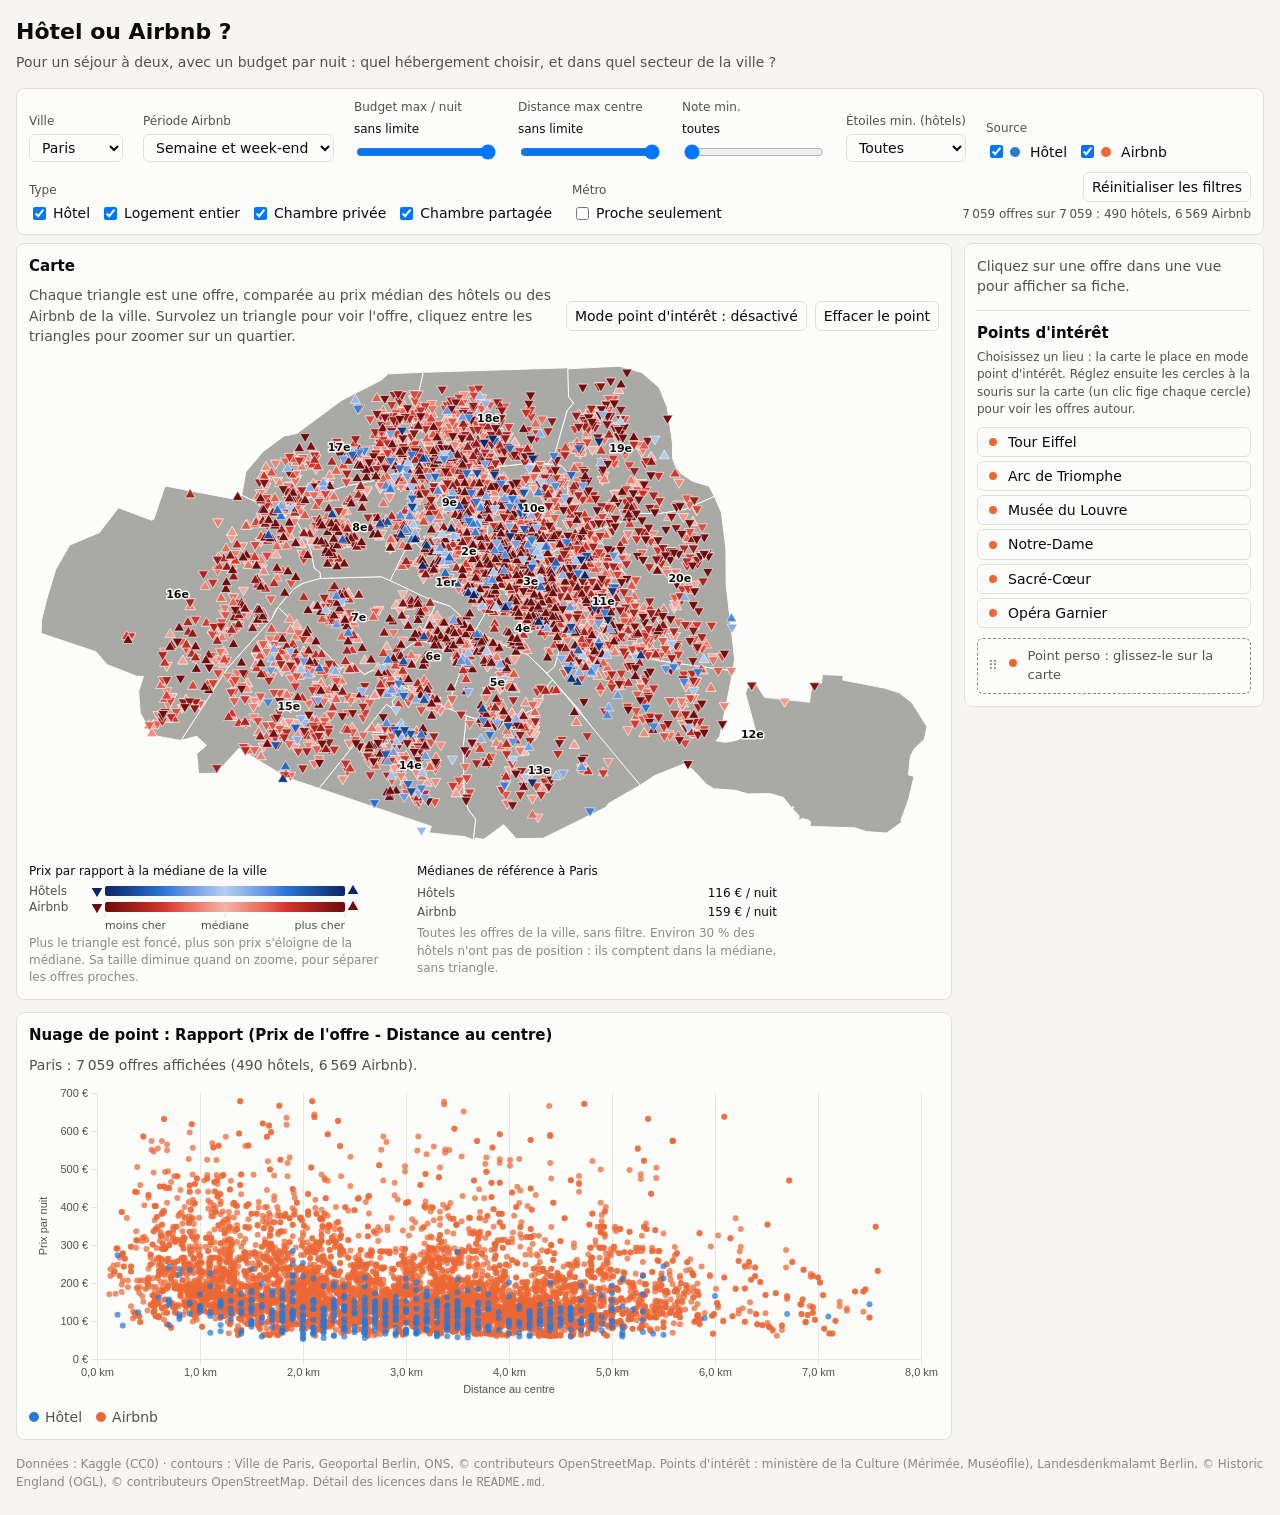
<file: viz/index.html>
<!doctype html>
<html lang="fr" data-theme="light">
<head>
  <meta charset="utf-8">
  <meta name="viewport" content="width=device-width, initial-scale=1">
  <title>Hôtel ou Airbnb ?</title>
  <link rel="icon" href="data:,">
  <!-- Styles : thème et base, puis un fichier par composant et par technique. -->
  <link rel="stylesheet" href="styles/theme.css">
  <link rel="stylesheet" href="styles/base.css">
  <link rel="stylesheet" href="composants/controles/controles.css">
  <link rel="stylesheet" href="composants/avertissements/avertissements.css">
  <link rel="stylesheet" href="composants/fiche/fiche.css">
  <link rel="stylesheet" href="composants/points-interet/points-interet.css">
  <link rel="stylesheet" href="composants/infobulle/infobulle.css">
  <link rel="stylesheet" href="technique-1/carte.css">
  <link rel="stylesheet" href="technique-2/nuage.css">
  <!-- D3 embarqué dans le dépôt : la démo fonctionne sans réseau. -->
  <script src="lib/d3.v7.9.0.min.js"></script>
  <script type="module" src="main.js"></script>
</head>
<body>
  <header class="entete">
    <h1>Hôtel ou Airbnb ?</h1>
    <p>Pour un séjour à deux, avec un budget par nuit : quel hébergement choisir, et dans quel secteur de la ville ?</p>
  </header>

  <!-- composants/controles et composants/avertissements (erreur de chargement) -->
  <section id="controles" class="controles" aria-label="Ville et filtres"></section>
  <div id="avertissements" class="avertissements"></div>

  <main class="disposition">
    <div class="vues">
      <!-- Technique 1 : technique-1/ (carte des offres) -->
      <section id="technique-1" class="vue">
        <h2 class="vue-titre">Carte</h2>
        <div class="vue-contenu"></div>
      </section>
      <!-- Technique 2 : technique-2/ (nuage de points) -->
      <section id="technique-2" class="vue">
        <h2 class="vue-titre">Nuage de point : Rapport (Prix de l'offre - Distance au centre)</h2>
        <div class="vue-contenu"></div>
      </section>
    </div>
    <aside class="panneau-lateral" aria-label="Fiche de l'offre et points d'intérêt">
      <!-- Détails à la demande : composants/fiche -->
      <div id="fiche" aria-live="polite"></div>
      <!-- Points d'intérêt (technique 1) : composants/points-interet -->
      <section id="points-interet" class="poi-panneau" aria-label="Points d'intérêt"></section>
    </aside>
  </main>

  <footer class="pied">
    Données : Kaggle (CC0) · contours : Ville de Paris, Geoportal Berlin, ONS, © contributeurs OpenStreetMap.
    Points d'intérêt : ministère de la Culture (Mérimée, Muséofile), Landesdenkmalamt Berlin, © Historic England (OGL), © contributeurs OpenStreetMap.
    Détail des licences dans le <code>README.md</code>.
  </footer>
</body>
</html>
</file>
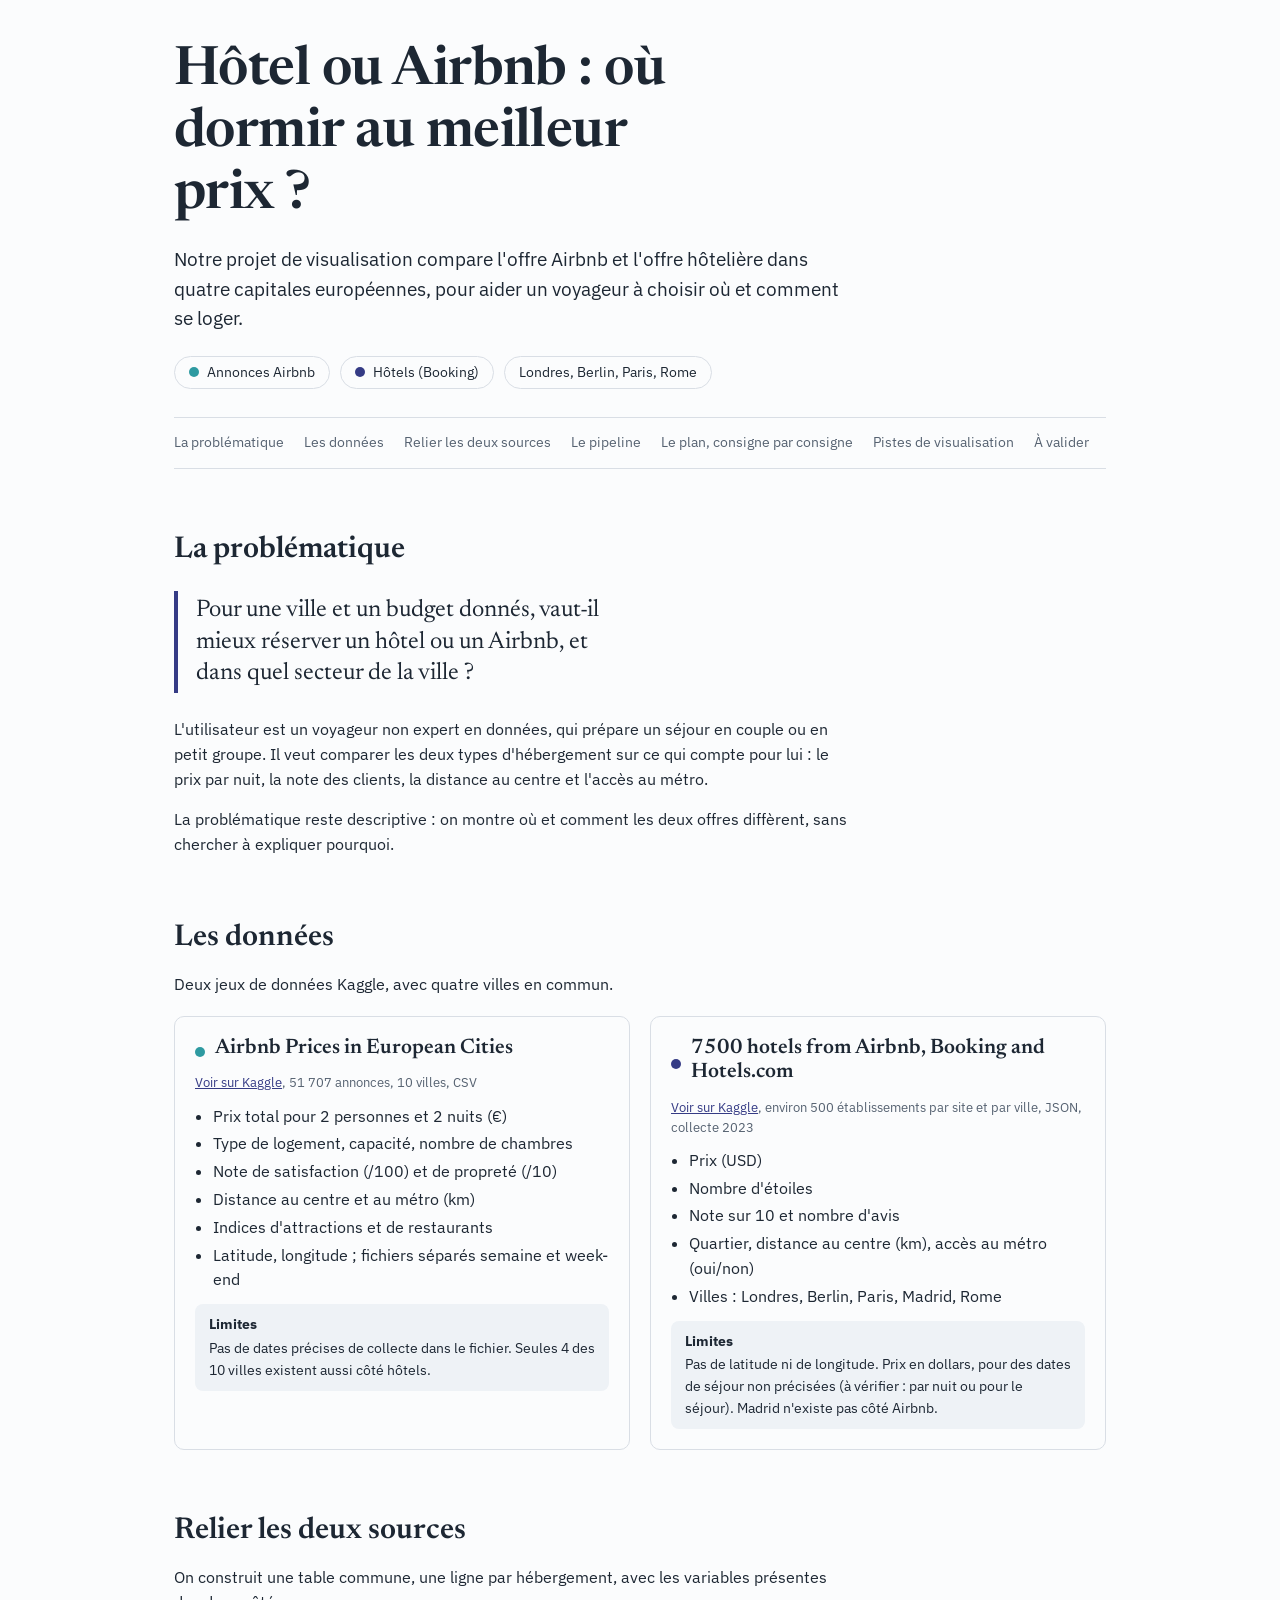
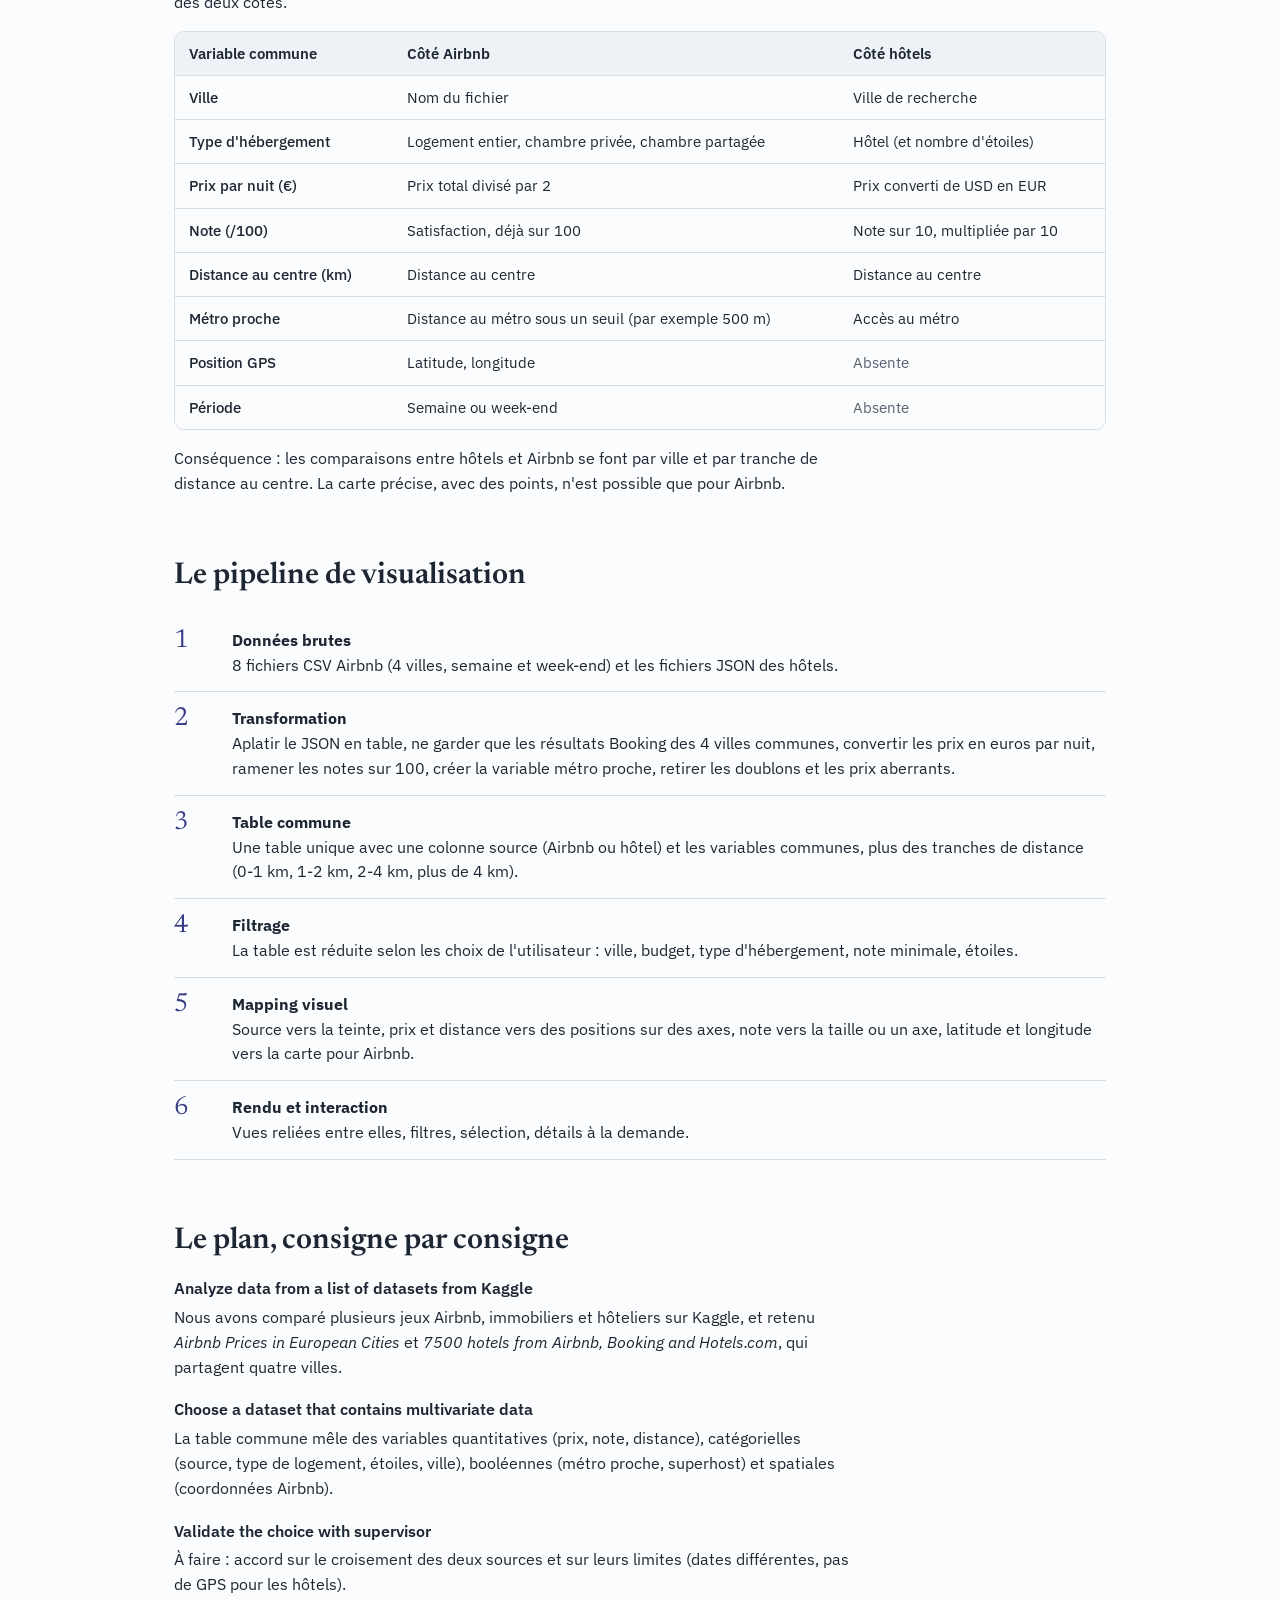
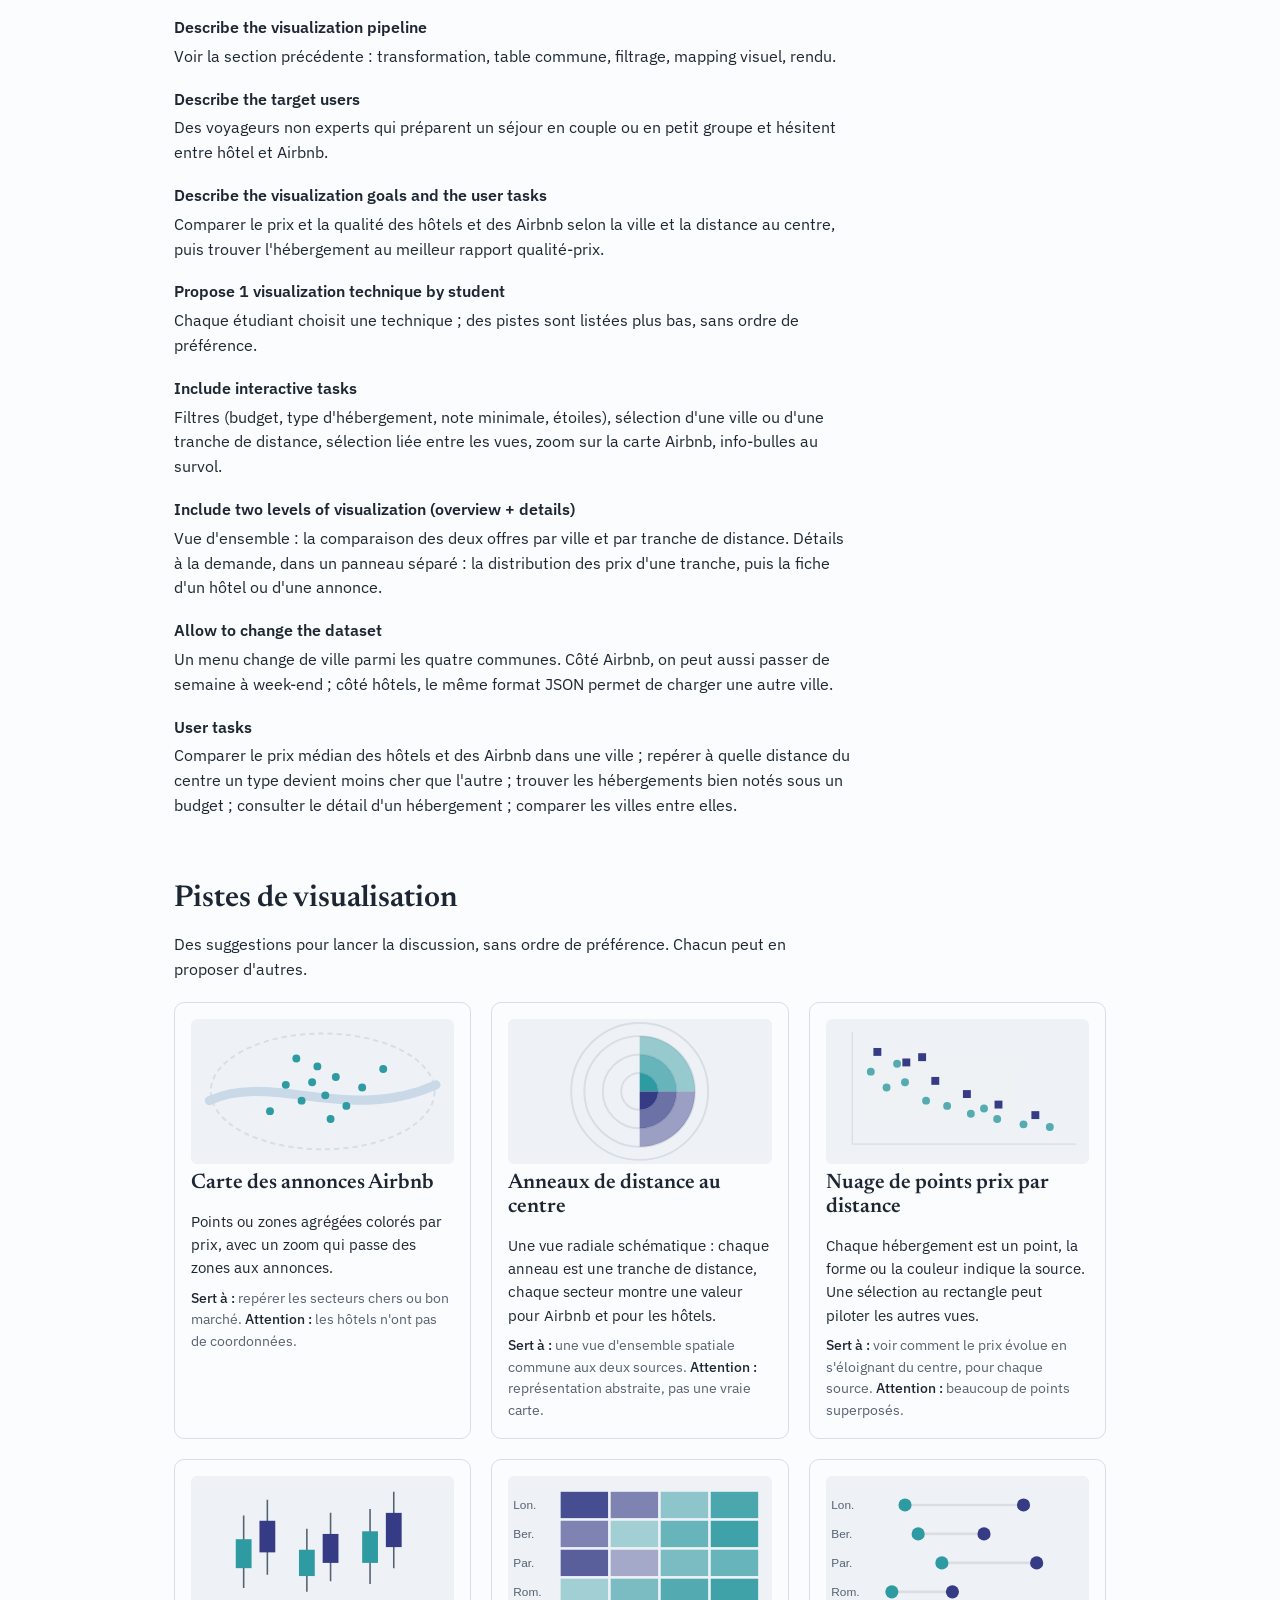
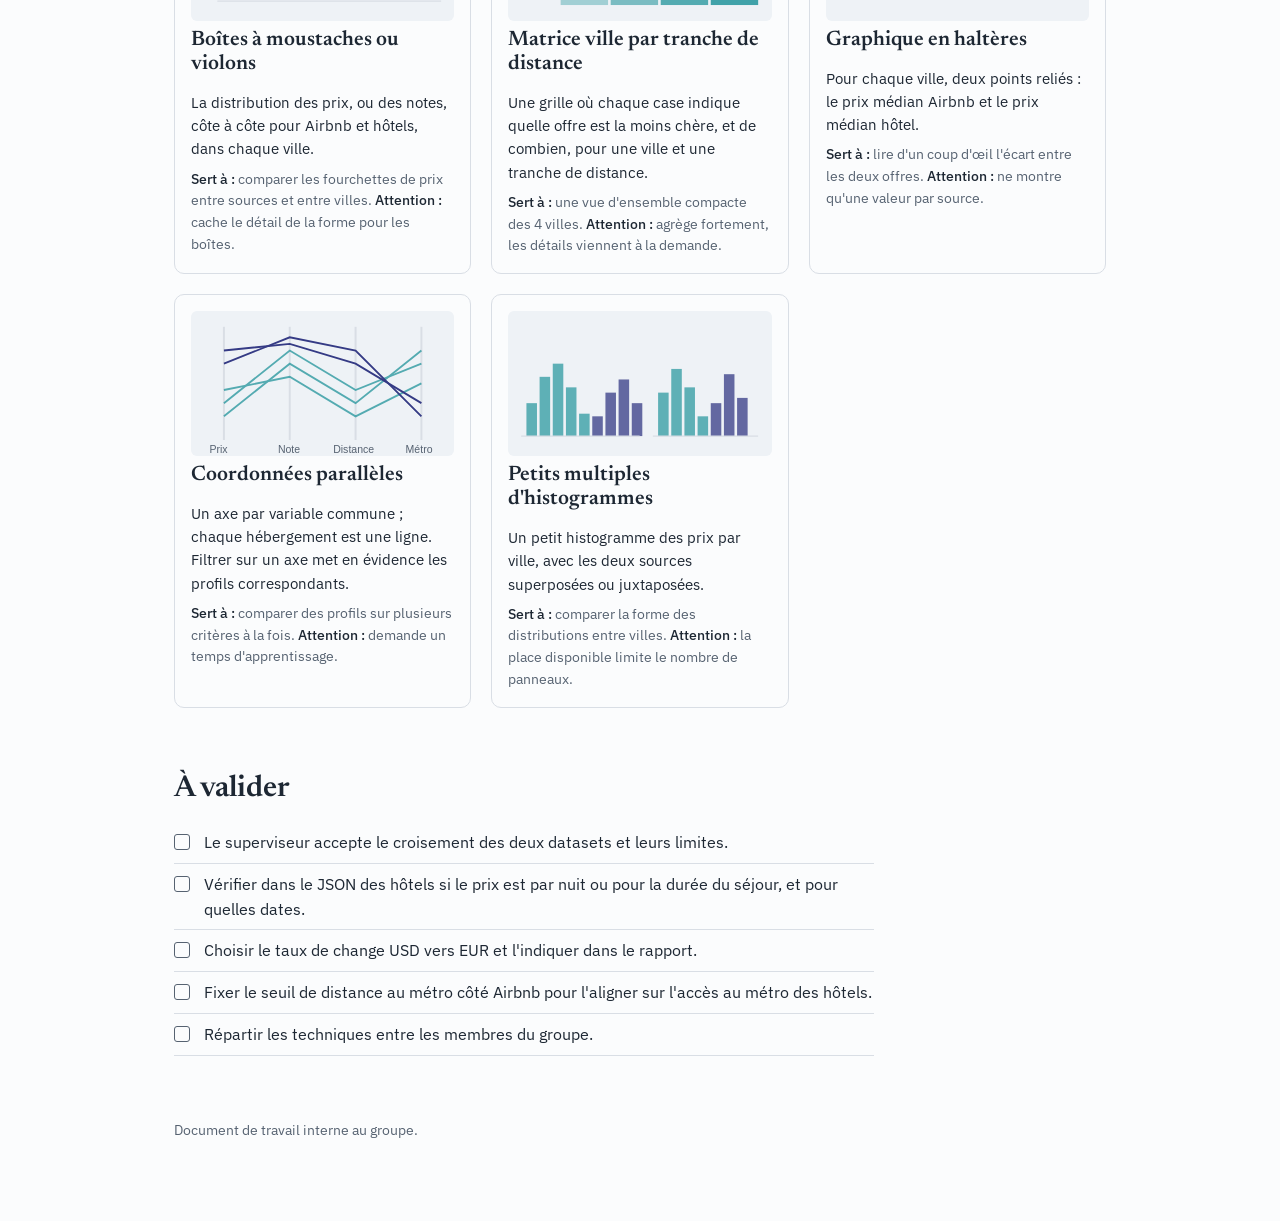
<file: docs/plan-projet-visu.html>
<!doctype html>
<html lang="fr">
<head>
<meta charset="utf-8">
<meta name="viewport" content="width=device-width, initial-scale=1, viewport-fit=cover">
<title>Projet de visualisation : hôtel ou Airbnb ?</title>
<link rel="preconnect" href="https://fonts.googleapis.com">
<link rel="preconnect" href="https://fonts.gstatic.com" crossorigin>
<link href="https://fonts.googleapis.com/css2?family=Newsreader:opsz,wght@6..72,500;6..72,600&family=IBM+Plex+Sans:wght@400;500;600&display=swap" rel="stylesheet">
<style>
:root{
  --paper:#FBFCFD; --ink:#1D2733; --muted:#566271; --line:#D9DEE5; --soft:#EEF2F6;
  --airbnb:#2E9AA1; --hotel:#353B85; --mark:#C9D9E8;
  box-sizing:border-box;
  padding-top:env(safe-area-inset-top,0px); padding-bottom:env(safe-area-inset-bottom,0px);
}
@media (prefers-color-scheme: dark){
  :root:not([data-theme="light"]){
    --paper:#141A21; --ink:#E6EBF0; --muted:#9DA9B6; --line:#2C3743; --soft:#1C242D;
    --airbnb:#5CC3C9; --hotel:#9EA4F0; --mark:#2E4256;
  }
}
:root[data-theme="dark"]{
  --paper:#141A21; --ink:#E6EBF0; --muted:#9DA9B6; --line:#2C3743; --soft:#1C242D;
  --airbnb:#5CC3C9; --hotel:#9EA4F0; --mark:#2E4256;
}
*,*::before,*::after{box-sizing:inherit}
html{scroll-padding-top:env(safe-area-inset-top,0px)}
body{margin:0;background:var(--paper);color:var(--ink);font-family:"IBM Plex Sans","Helvetica Neue",Arial,sans-serif;font-size:16px;line-height:1.55}
a{color:var(--hotel)}
a:focus-visible{outline:2px solid var(--hotel);outline-offset:2px}
.wrap{max-width:980px;margin:0 auto;padding:40px 24px 80px}
h1,h2,h3{font-family:"Newsreader",Georgia,serif;font-weight:600;line-height:1.15}
h1{font-size:clamp(34px,6vw,54px);margin:0 0 16px;letter-spacing:-.01em;max-width:16ch}
h2{font-size:30px;margin:64px 0 12px}
h3{font-size:21px;margin:0 0 6px}
p{max-width:68ch}
.lead{font-size:19px;max-width:62ch}
.vs{display:flex;gap:10px;flex-wrap:wrap;margin:22px 0 0}
.pill{display:inline-flex;align-items:center;gap:8px;border:1px solid var(--line);border-radius:999px;padding:5px 14px;font-size:14px}
.dot{width:10px;height:10px;border-radius:50%;display:inline-block;flex:none}
.a{background:var(--airbnb)} .h{background:var(--hotel)}
nav{margin:28px 0 0;padding:14px 0;border-top:1px solid var(--line);border-bottom:1px solid var(--line);display:flex;flex-wrap:wrap;gap:6px 20px;font-size:14px}
nav a{color:var(--muted);text-decoration:none}
nav a:hover{color:var(--ink);text-decoration:underline}

.question{border-left:4px solid var(--hotel);padding:4px 0 4px 18px;margin:24px 0;font-family:"Newsreader",Georgia,serif;font-size:24px;line-height:1.3;max-width:34ch}

.sources{display:grid;grid-template-columns:repeat(auto-fit,minmax(280px,1fr));gap:20px;margin-top:20px}
.src{border:1px solid var(--line);border-radius:10px;padding:20px}
.src header{display:flex;align-items:center;gap:10px;margin-bottom:6px}
.src .tag{font-size:13px;color:var(--muted)}
.src ul{padding-left:18px;margin:10px 0}
.src li{margin:3px 0}
.limits{background:var(--soft);border-radius:8px;padding:10px 14px;font-size:14px;margin-top:12px}
.limits b{display:block;margin-bottom:2px}

.tablebox{overflow-x:auto;margin-top:16px;border:1px solid var(--line);border-radius:10px}
table{border-collapse:collapse;width:100%;min-width:620px;font-size:15px}
th,td{text-align:left;padding:10px 14px;border-bottom:1px solid var(--line);vertical-align:top}
th{font-weight:600;background:var(--soft)}
tr:last-child td{border-bottom:0}
td.k{font-weight:500;white-space:nowrap}
.na{color:var(--muted)}

.pipe{list-style:none;padding:0;margin:20px 0 0;display:grid;gap:0;counter-reset:s}
.pipe li{counter-increment:s;display:grid;grid-template-columns:44px 1fr;gap:14px;padding:14px 0;border-bottom:1px solid var(--line)}
.pipe li::before{content:counter(s);font-family:"Newsreader",Georgia,serif;font-size:26px;color:var(--hotel);line-height:1}
.pipe b{display:block}

.plan dt{font-weight:600;margin-top:18px}
.plan dd{margin:4px 0 0;max-width:68ch}

.tech{display:grid;grid-template-columns:repeat(auto-fit,minmax(270px,1fr));gap:20px;margin-top:20px}
.card{border:1px solid var(--line);border-radius:10px;padding:16px;display:flex;flex-direction:column;gap:8px}
.card svg{width:100%;height:auto;background:var(--soft);border-radius:6px}
.card p{margin:0;font-size:15px}
.meta{font-size:14px;color:var(--muted)}
.meta b{color:var(--ink);font-weight:500}

.todo{padding-left:0;list-style:none}
.todo li{padding:8px 0 8px 30px;position:relative;border-bottom:1px solid var(--line);max-width:70ch}
.todo li::before{content:"";position:absolute;left:0;top:12px;width:16px;height:16px;border:1.5px solid var(--muted);border-radius:3px}
footer{margin-top:64px;font-size:14px;color:var(--muted)}
</style>
</head>
<body>
<div class="wrap">

<h1>Hôtel ou Airbnb : où dormir au meilleur prix ?</h1>
<p class="lead">Notre projet de visualisation compare l'offre Airbnb et l'offre hôtelière dans quatre capitales européennes, pour aider un voyageur à choisir où et comment se loger.</p>
<div class="vs">
  <span class="pill"><i class="dot a"></i>Annonces Airbnb</span>
  <span class="pill"><i class="dot h"></i>Hôtels (Booking)</span>
  <span class="pill">Londres, Berlin, Paris, Rome</span>
</div>

<nav aria-label="Sommaire">
  <a href="#probleme">La problématique</a>
  <a href="#donnees">Les données</a>
  <a href="#lien">Relier les deux sources</a>
  <a href="#pipeline">Le pipeline</a>
  <a href="#plan">Le plan, consigne par consigne</a>
  <a href="#techniques">Pistes de visualisation</a>
  <a href="#valider">À valider</a>
</nav>

<section id="probleme">
  <h2>La problématique</h2>
  <p class="question">Pour une ville et un budget donnés, vaut-il mieux réserver un hôtel ou un Airbnb, et dans quel secteur de la ville ?</p>
  <p>L'utilisateur est un voyageur non expert en données, qui prépare un séjour en couple ou en petit groupe. Il veut comparer les deux types d'hébergement sur ce qui compte pour lui : le prix par nuit, la note des clients, la distance au centre et l'accès au métro.</p>
  <p>La problématique reste descriptive : on montre où et comment les deux offres diffèrent, sans chercher à expliquer pourquoi.</p>
</section>

<section id="donnees">
  <h2>Les données</h2>
  <p>Deux jeux de données Kaggle, avec quatre villes en commun.</p>
  <div class="sources">
    <article class="src">
      <header><i class="dot a"></i><h3>Airbnb Prices in European Cities</h3></header>
      <div class="tag"><a href="https://www.kaggle.com/datasets/thedevastator/airbnb-prices-in-european-cities">Voir sur Kaggle</a>, 51 707 annonces, 10 villes, CSV</div>
      <ul>
        <li>Prix total pour 2 personnes et 2 nuits (€)</li>
        <li>Type de logement, capacité, nombre de chambres</li>
        <li>Note de satisfaction (/100) et de propreté (/10)</li>
        <li>Distance au centre et au métro (km)</li>
        <li>Indices d'attractions et de restaurants</li>
        <li>Latitude, longitude ; fichiers séparés semaine et week-end</li>
      </ul>
      <div class="limits"><b>Limites</b>Pas de dates précises de collecte dans le fichier. Seules 4 des 10 villes existent aussi côté hôtels.</div>
    </article>
    <article class="src">
      <header><i class="dot h"></i><h3>7500 hotels from Airbnb, Booking and Hotels.com</h3></header>
      <div class="tag"><a href="https://www.kaggle.com/datasets/mykhailozub/500-hotels-from-airbnb-booking-and-hotelscom">Voir sur Kaggle</a>, environ 500 établissements par site et par ville, JSON, collecte 2023</div>
      <ul>
        <li>Prix (USD)</li>
        <li>Nombre d'étoiles</li>
        <li>Note sur 10 et nombre d'avis</li>
        <li>Quartier, distance au centre (km), accès au métro (oui/non)</li>
        <li>Villes : Londres, Berlin, Paris, Madrid, Rome</li>
      </ul>
      <div class="limits"><b>Limites</b>Pas de latitude ni de longitude. Prix en dollars, pour des dates de séjour non précisées (à vérifier : par nuit ou pour le séjour). Madrid n'existe pas côté Airbnb.</div>
    </article>
  </div>
</section>

<section id="lien">
  <h2>Relier les deux sources</h2>
  <p>On construit une table commune, une ligne par hébergement, avec les variables présentes des deux côtés.</p>
  <div class="tablebox">
    <table>
      <thead><tr><th>Variable commune</th><th>Côté Airbnb</th><th>Côté hôtels</th></tr></thead>
      <tbody>
        <tr><td class="k">Ville</td><td>Nom du fichier</td><td>Ville de recherche</td></tr>
        <tr><td class="k">Type d'hébergement</td><td>Logement entier, chambre privée, chambre partagée</td><td>Hôtel (et nombre d'étoiles)</td></tr>
        <tr><td class="k">Prix par nuit (€)</td><td>Prix total divisé par 2</td><td>Prix converti de USD en EUR</td></tr>
        <tr><td class="k">Note (/100)</td><td>Satisfaction, déjà sur 100</td><td>Note sur 10, multipliée par 10</td></tr>
        <tr><td class="k">Distance au centre (km)</td><td>Distance au centre</td><td>Distance au centre</td></tr>
        <tr><td class="k">Métro proche</td><td>Distance au métro sous un seuil (par exemple 500 m)</td><td>Accès au métro</td></tr>
        <tr><td class="k">Position GPS</td><td>Latitude, longitude</td><td class="na">Absente</td></tr>
        <tr><td class="k">Période</td><td>Semaine ou week-end</td><td class="na">Absente</td></tr>
      </tbody>
    </table>
  </div>
  <p>Conséquence : les comparaisons entre hôtels et Airbnb se font par ville et par tranche de distance au centre. La carte précise, avec des points, n'est possible que pour Airbnb.</p>
</section>

<section id="pipeline">
  <h2>Le pipeline de visualisation</h2>
  <ol class="pipe">
    <li><div><b>Données brutes</b>8 fichiers CSV Airbnb (4 villes, semaine et week-end) et les fichiers JSON des hôtels.</div></li>
    <li><div><b>Transformation</b>Aplatir le JSON en table, ne garder que les résultats Booking des 4 villes communes, convertir les prix en euros par nuit, ramener les notes sur 100, créer la variable métro proche, retirer les doublons et les prix aberrants.</div></li>
    <li><div><b>Table commune</b>Une table unique avec une colonne source (Airbnb ou hôtel) et les variables communes, plus des tranches de distance (0-1 km, 1-2 km, 2-4 km, plus de 4 km).</div></li>
    <li><div><b>Filtrage</b>La table est réduite selon les choix de l'utilisateur : ville, budget, type d'hébergement, note minimale, étoiles.</div></li>
    <li><div><b>Mapping visuel</b>Source vers la teinte, prix et distance vers des positions sur des axes, note vers la taille ou un axe, latitude et longitude vers la carte pour Airbnb.</div></li>
    <li><div><b>Rendu et interaction</b>Vues reliées entre elles, filtres, sélection, détails à la demande.</div></li>
  </ol>
</section>

<section id="plan">
  <h2>Le plan, consigne par consigne</h2>
  <dl class="plan">
    <dt>Analyze data from a list of datasets from Kaggle</dt>
    <dd>Nous avons comparé plusieurs jeux Airbnb, immobiliers et hôteliers sur Kaggle, et retenu <i>Airbnb Prices in European Cities</i> et <i>7500 hotels from Airbnb, Booking and Hotels.com</i>, qui partagent quatre villes.</dd>
    <dt>Choose a dataset that contains multivariate data</dt>
    <dd>La table commune mêle des variables quantitatives (prix, note, distance), catégorielles (source, type de logement, étoiles, ville), booléennes (métro proche, superhost) et spatiales (coordonnées Airbnb).</dd>
    <dt>Validate the choice with supervisor</dt>
    <dd>À faire : accord sur le croisement des deux sources et sur leurs limites (dates différentes, pas de GPS pour les hôtels).</dd>
    <dt>Describe the visualization pipeline</dt>
    <dd>Voir la section précédente : transformation, table commune, filtrage, mapping visuel, rendu.</dd>
    <dt>Describe the target users</dt>
    <dd>Des voyageurs non experts qui préparent un séjour en couple ou en petit groupe et hésitent entre hôtel et Airbnb.</dd>
    <dt>Describe the visualization goals and the user tasks</dt>
    <dd>Comparer le prix et la qualité des hôtels et des Airbnb selon la ville et la distance au centre, puis trouver l'hébergement au meilleur rapport qualité-prix.</dd>
    <dt>Propose 1 visualization technique by student</dt>
    <dd>Chaque étudiant choisit une technique ; des pistes sont listées plus bas, sans ordre de préférence.</dd>
    <dt>Include interactive tasks</dt>
    <dd>Filtres (budget, type d'hébergement, note minimale, étoiles), sélection d'une ville ou d'une tranche de distance, sélection liée entre les vues, zoom sur la carte Airbnb, info-bulles au survol.</dd>
    <dt>Include two levels of visualization (overview + details)</dt>
    <dd>Vue d'ensemble : la comparaison des deux offres par ville et par tranche de distance. Détails à la demande, dans un panneau séparé : la distribution des prix d'une tranche, puis la fiche d'un hôtel ou d'une annonce.</dd>
    <dt>Allow to change the dataset</dt>
    <dd>Un menu change de ville parmi les quatre communes. Côté Airbnb, on peut aussi passer de semaine à week-end ; côté hôtels, le même format JSON permet de charger une autre ville.</dd>
    <dt>User tasks</dt>
    <dd>Comparer le prix médian des hôtels et des Airbnb dans une ville ; repérer à quelle distance du centre un type devient moins cher que l'autre ; trouver les hébergements bien notés sous un budget ; consulter le détail d'un hébergement ; comparer les villes entre elles.</dd>
  </dl>
</section>

<section id="techniques">
  <h2>Pistes de visualisation</h2>
  <p>Des suggestions pour lancer la discussion, sans ordre de préférence. Chacun peut en proposer d'autres.</p>
  <div class="tech">

    <article class="card">
      <svg viewBox="0 0 200 110" aria-hidden="true">
        <ellipse cx="100" cy="55" rx="85" ry="44" fill="none" stroke="var(--line)" stroke-width="1.5" stroke-dasharray="4 3"/>
        <path d="M14 62 C60 40, 120 80, 186 50" fill="none" stroke="var(--mark)" stroke-width="7" stroke-linecap="round"/>
        <g fill="var(--airbnb)">
          <circle cx="92" cy="48" r="3"/><circle cx="102" cy="58" r="3"/><circle cx="110" cy="44" r="3"/><circle cx="84" cy="62" r="3"/><circle cx="118" cy="66" r="3"/><circle cx="96" cy="36" r="3"/><circle cx="72" cy="50" r="3"/><circle cx="130" cy="52" r="3"/><circle cx="60" cy="70" r="3"/><circle cx="146" cy="38" r="3"/><circle cx="106" cy="76" r="3"/><circle cx="80" cy="30" r="3"/>
        </g>
      </svg>
      <h3>Carte des annonces Airbnb</h3>
      <p>Points ou zones agrégées colorés par prix, avec un zoom qui passe des zones aux annonces.</p>
      <div class="meta"><b>Sert à :</b> repérer les secteurs chers ou bon marché. <b>Attention :</b> les hôtels n'ont pas de coordonnées.</div>
    </article>

    <article class="card">
      <svg viewBox="0 0 200 110" aria-hidden="true">
        <g fill="none" stroke="var(--line)" stroke-width="1.5"><circle cx="100" cy="55" r="14"/><circle cx="100" cy="55" r="28"/><circle cx="100" cy="55" r="42"/><circle cx="100" cy="55" r="52"/></g>
        <path d="M100 55 L100 41 A14 14 0 0 1 114 55 Z" fill="var(--airbnb)"/>
        <path d="M100 55 L114 55 A14 14 0 0 1 100 69 Z" fill="var(--hotel)"/>
        <path d="M100 27 A28 28 0 0 1 128 55 L114 55 A14 14 0 0 0 100 41 Z" fill="var(--airbnb)" opacity=".7"/>
        <path d="M128 55 A28 28 0 0 1 100 83 L100 69 A14 14 0 0 0 114 55 Z" fill="var(--hotel)" opacity=".7"/>
        <path d="M100 13 A42 42 0 0 1 142 55 L128 55 A28 28 0 0 0 100 27 Z" fill="var(--airbnb)" opacity=".45"/>
        <path d="M142 55 A42 42 0 0 1 100 97 L100 83 A28 28 0 0 0 128 55 Z" fill="var(--hotel)" opacity=".45"/>
      </svg>
      <h3>Anneaux de distance au centre</h3>
      <p>Une vue radiale schématique : chaque anneau est une tranche de distance, chaque secteur montre une valeur pour Airbnb et pour les hôtels.</p>
      <div class="meta"><b>Sert à :</b> une vue d'ensemble spatiale commune aux deux sources. <b>Attention :</b> représentation abstraite, pas une vraie carte.</div>
    </article>

    <article class="card">
      <svg viewBox="0 0 200 110" aria-hidden="true">
        <line x1="20" y1="95" x2="190" y2="95" stroke="var(--line)"/><line x1="20" y1="10" x2="20" y2="95" stroke="var(--line)"/>
        <g fill="var(--airbnb)" opacity=".8"><circle cx="34" cy="40" r="3"/><circle cx="46" cy="52" r="3"/><circle cx="60" cy="48" r="3"/><circle cx="76" cy="62" r="3"/><circle cx="92" cy="66" r="3"/><circle cx="110" cy="72" r="3"/><circle cx="130" cy="76" r="3"/><circle cx="150" cy="80" r="3"/><circle cx="170" cy="82" r="3"/><circle cx="54" cy="34" r="3"/><circle cx="120" cy="68" r="3"/></g>
        <g fill="var(--hotel)"><rect x="36" y="22" width="6" height="6"/><rect x="58" y="30" width="6" height="6"/><rect x="80" y="44" width="6" height="6"/><rect x="104" y="54" width="6" height="6"/><rect x="128" y="62" width="6" height="6"/><rect x="156" y="70" width="6" height="6"/><rect x="70" y="26" width="6" height="6"/></g>
      </svg>
      <h3>Nuage de points prix par distance</h3>
      <p>Chaque hébergement est un point, la forme ou la couleur indique la source. Une sélection au rectangle peut piloter les autres vues.</p>
      <div class="meta"><b>Sert à :</b> voir comment le prix évolue en s'éloignant du centre, pour chaque source. <b>Attention :</b> beaucoup de points superposés.</div>
    </article>

    <article class="card">
      <svg viewBox="0 0 200 110" aria-hidden="true">
        <line x1="20" y1="95" x2="190" y2="95" stroke="var(--line)"/>
        <g stroke="var(--muted)" stroke-width="1.2">
          <line x1="40" y1="30" x2="40" y2="85"/><line x1="58" y1="18" x2="58" y2="75"/>
          <line x1="88" y1="40" x2="88" y2="88"/><line x1="106" y1="28" x2="106" y2="80"/>
          <line x1="136" y1="25" x2="136" y2="82"/><line x1="154" y1="12" x2="154" y2="70"/>
        </g>
        <g><rect x="34" y="48" width="12" height="22" fill="var(--airbnb)"/><rect x="52" y="34" width="12" height="24" fill="var(--hotel)"/>
        <rect x="82" y="56" width="12" height="20" fill="var(--airbnb)"/><rect x="100" y="44" width="12" height="22" fill="var(--hotel)"/>
        <rect x="130" y="42" width="12" height="24" fill="var(--airbnb)"/><rect x="148" y="28" width="12" height="26" fill="var(--hotel)"/></g>
      </svg>
      <h3>Boîtes à moustaches ou violons</h3>
      <p>La distribution des prix, ou des notes, côte à côte pour Airbnb et hôtels, dans chaque ville.</p>
      <div class="meta"><b>Sert à :</b> comparer les fourchettes de prix entre sources et entre villes. <b>Attention :</b> cache le détail de la forme pour les boîtes.</div>
    </article>

    <article class="card">
      <svg viewBox="0 0 200 110" aria-hidden="true">
        <g>
          <rect x="40" y="12" width="36" height="20" fill="var(--hotel)" opacity=".9"/><rect x="78" y="12" width="36" height="20" fill="var(--hotel)" opacity=".6"/><rect x="116" y="12" width="36" height="20" fill="var(--airbnb)" opacity=".5"/><rect x="154" y="12" width="36" height="20" fill="var(--airbnb)" opacity=".85"/>
          <rect x="40" y="34" width="36" height="20" fill="var(--hotel)" opacity=".6"/><rect x="78" y="34" width="36" height="20" fill="var(--airbnb)" opacity=".4"/><rect x="116" y="34" width="36" height="20" fill="var(--airbnb)" opacity=".7"/><rect x="154" y="34" width="36" height="20" fill="var(--airbnb)" opacity=".9"/>
          <rect x="40" y="56" width="36" height="20" fill="var(--hotel)" opacity=".8"/><rect x="78" y="56" width="36" height="20" fill="var(--hotel)" opacity=".4"/><rect x="116" y="56" width="36" height="20" fill="var(--airbnb)" opacity=".6"/><rect x="154" y="56" width="36" height="20" fill="var(--airbnb)" opacity=".7"/>
          <rect x="40" y="78" width="36" height="20" fill="var(--airbnb)" opacity=".4"/><rect x="78" y="78" width="36" height="20" fill="var(--airbnb)" opacity=".6"/><rect x="116" y="78" width="36" height="20" fill="var(--airbnb)" opacity=".8"/><rect x="154" y="78" width="36" height="20" fill="var(--airbnb)" opacity=".9"/>
        </g>
        <g fill="var(--muted)" font-size="9" font-family="sans-serif"><text x="4" y="25">Lon.</text><text x="4" y="47">Ber.</text><text x="4" y="69">Par.</text><text x="4" y="91">Rom.</text></g>
      </svg>
      <h3>Matrice ville par tranche de distance</h3>
      <p>Une grille où chaque case indique quelle offre est la moins chère, et de combien, pour une ville et une tranche de distance.</p>
      <div class="meta"><b>Sert à :</b> une vue d'ensemble compacte des 4 villes. <b>Attention :</b> agrège fortement, les détails viennent à la demande.</div>
    </article>

    <article class="card">
      <svg viewBox="0 0 200 110" aria-hidden="true">
        <g stroke="var(--line)" stroke-width="2">
          <line x1="60" y1="22" x2="150" y2="22"/><line x1="70" y1="44" x2="120" y2="44"/><line x1="88" y1="66" x2="160" y2="66"/><line x1="50" y1="88" x2="96" y2="88"/>
        </g>
        <g fill="var(--airbnb)"><circle cx="60" cy="22" r="5"/><circle cx="70" cy="44" r="5"/><circle cx="88" cy="66" r="5"/><circle cx="50" cy="88" r="5"/></g>
        <g fill="var(--hotel)"><circle cx="150" cy="22" r="5"/><circle cx="120" cy="44" r="5"/><circle cx="160" cy="66" r="5"/><circle cx="96" cy="88" r="5"/></g>
        <g fill="var(--muted)" font-size="9" font-family="sans-serif"><text x="4" y="25">Lon.</text><text x="4" y="47">Ber.</text><text x="4" y="69">Par.</text><text x="4" y="91">Rom.</text></g>
      </svg>
      <h3>Graphique en haltères</h3>
      <p>Pour chaque ville, deux points reliés : le prix médian Airbnb et le prix médian hôtel.</p>
      <div class="meta"><b>Sert à :</b> lire d'un coup d'œil l'écart entre les deux offres. <b>Attention :</b> ne montre qu'une valeur par source.</div>
    </article>

    <article class="card">
      <svg viewBox="0 0 200 110" aria-hidden="true">
        <g stroke="var(--line)" stroke-width="1.5"><line x1="25" y1="12" x2="25" y2="98"/><line x1="75" y1="12" x2="75" y2="98"/><line x1="125" y1="12" x2="125" y2="98"/><line x1="175" y1="12" x2="175" y2="98"/></g>
        <g fill="none" stroke="var(--airbnb)" stroke-width="1.4" opacity=".8">
          <polyline points="25,70 75,30 125,60 175,40"/><polyline points="25,80 75,40 125,70 175,30"/><polyline points="25,60 75,50 125,80 175,55"/>
        </g>
        <g fill="none" stroke="var(--hotel)" stroke-width="1.4">
          <polyline points="25,30 75,25 125,40 175,70"/><polyline points="25,40 75,20 125,30 175,80"/>
        </g>
        <g fill="var(--muted)" font-size="8" font-family="sans-serif"><text x="14" y="108">Prix</text><text x="66" y="108">Note</text><text x="108" y="108">Distance</text><text x="163" y="108">Métro</text></g>
      </svg>
      <h3>Coordonnées parallèles</h3>
      <p>Un axe par variable commune ; chaque hébergement est une ligne. Filtrer sur un axe met en évidence les profils correspondants.</p>
      <div class="meta"><b>Sert à :</b> comparer des profils sur plusieurs critères à la fois. <b>Attention :</b> demande un temps d'apprentissage.</div>
    </article>

    <article class="card">
      <svg viewBox="0 0 200 110" aria-hidden="true">
        <g fill="var(--airbnb)" opacity=".75"><rect x="14" y="70" width="8" height="25"/><rect x="24" y="50" width="8" height="45"/><rect x="34" y="40" width="8" height="55"/><rect x="44" y="58" width="8" height="37"/><rect x="54" y="78" width="8" height="17"/></g>
        <g fill="var(--hotel)" opacity=".75"><rect x="34" y="80" width="8" height="15" transform="translate(30 0)"/><rect x="44" y="62" width="8" height="33" transform="translate(30 0)"/><rect x="54" y="52" width="8" height="43" transform="translate(30 0)"/><rect x="64" y="70" width="8" height="25" transform="translate(30 0)"/></g>
        <line x1="10" y1="95" x2="100" y2="95" stroke="var(--line)"/>
        <g fill="var(--airbnb)" opacity=".75"><rect x="114" y="62" width="8" height="33"/><rect x="124" y="44" width="8" height="51"/><rect x="134" y="58" width="8" height="37"/><rect x="144" y="80" width="8" height="15"/></g>
        <g fill="var(--hotel)" opacity=".75"><rect x="154" y="70" width="8" height="25"/><rect x="164" y="48" width="8" height="47"/><rect x="174" y="66" width="8" height="29"/></g>
        <line x1="110" y1="95" x2="190" y2="95" stroke="var(--line)"/>
      </svg>
      <h3>Petits multiples d'histogrammes</h3>
      <p>Un petit histogramme des prix par ville, avec les deux sources superposées ou juxtaposées.</p>
      <div class="meta"><b>Sert à :</b> comparer la forme des distributions entre villes. <b>Attention :</b> la place disponible limite le nombre de panneaux.</div>
    </article>

  </div>
</section>

<section id="valider">
  <h2>À valider</h2>
  <ul class="todo">
    <li>Le superviseur accepte le croisement des deux datasets et leurs limites.</li>
    <li>Vérifier dans le JSON des hôtels si le prix est par nuit ou pour la durée du séjour, et pour quelles dates.</li>
    <li>Choisir le taux de change USD vers EUR et l'indiquer dans le rapport.</li>
    <li>Fixer le seuil de distance au métro côté Airbnb pour l'aligner sur l'accès au métro des hôtels.</li>
    <li>Répartir les techniques entre les membres du groupe.</li>
  </ul>
</section>

<footer>Document de travail interne au groupe.</footer>
</div>
</body>
</html>
</file>
<file: viz/styles/theme.css>
/* Thème : toutes les couleurs de l'interface, en clair et en sombre.
   Une vue ou un composant ne code jamais une couleur en dur : il lit ces variables.
   Le mode suit le système, ou l'attribut data-theme="light" / "dark" posé sur <html>. */

:root {
  color-scheme: light;
  --fond: #f6f5f2;
  --surface: #fcfcfb;          /* fond des vues et des graphiques */
  --bordure: #e2e0da;
  --texte: #0b0b0b;
  --texte-secondaire: #52514e;
  --texte-discret: #8a8983;
  --grille: #e8e6e0;
  --sans-donnees: #dcdad4;     /* quartiers sans offres */
  --avertissement-fond: #fdf3dc;
  --erreur: #d03b3b;
  /* Couleurs des sources (bleu / orange, vérifiées pour le daltonisme et le contraste) */
  --couleur-hotel: #2a78d6;
  --couleur-airbnb: #eb6834;
}

@media (prefers-color-scheme: dark) {
  :root:not([data-theme="light"]) {
    color-scheme: dark;
    --fond: #121211;
    --surface: #1a1a19;
    --bordure: #33332f;
    --texte: #f0efec;
    --texte-secondaire: #c3c2b7;
    --texte-discret: #8f8e86;
    --grille: #2b2b28;
    --sans-donnees: #383835;
    --avertissement-fond: #3a2f12;
    --couleur-hotel: #3987e5;
    --couleur-airbnb: #d95926;
  }
}
:root[data-theme="dark"] {
  color-scheme: dark;
  --fond: #121211;
  --surface: #1a1a19;
  --bordure: #33332f;
  --texte: #f0efec;
  --texte-secondaire: #c3c2b7;
  --texte-discret: #8f8e86;
  --grille: #2b2b28;
  --sans-donnees: #383835;
  --avertissement-fond: #3a2f12;
  --couleur-hotel: #3987e5;
  --couleur-airbnb: #d95926;
}
</file>
<file: viz/styles/base.css>
/* Base : mise en forme générale, éléments de formulaire, disposition de la page
   et petits éléments partagés par plusieurs composants (avertissement, pastille, axes).
   Les styles propres à un composant sont dans son dossier (composants/<nom>/<nom>.css). */

* { box-sizing: border-box; }

body {
  margin: 0;
  padding: 0 16px 24px;
  background: var(--fond);
  color: var(--texte);
  font: 14px/1.45 system-ui, -apple-system, "Segoe UI", sans-serif;
}
body.en-chargement { cursor: progress; }
body.en-chargement .vues { opacity: 0.6; }

.entete { max-width: 1400px; margin: 0 auto; padding: 16px 0 8px; }
.entete h1 { margin: 0; font-size: 22px; }
.entete p { margin: 4px 0 0; color: var(--texte-secondaire); }

/* Éléments de formulaire */
select, button, input { font: inherit; color: inherit; }
select, button {
  background: var(--surface);
  border: 1px solid var(--bordure);
  border-radius: 6px;
  padding: 4px 8px;
}
button { cursor: pointer; }
input[type="range"] { width: 140px; }

/* Disposition : les deux vues à gauche, la fiche de détail à droite. */
.disposition {
  max-width: 1400px;
  margin: 8px auto 0;
  display: grid;
  grid-template-columns: minmax(0, 1fr) 300px;
  gap: 12px;
  align-items: start;
}
.vues { display: grid; gap: 12px; min-width: 0; }
.vue, .panneau-lateral {
  background: var(--surface);
  border: 1px solid var(--bordure);
  border-radius: 8px;
  padding: 12px;
  min-width: 0;
}
.vue-titre { margin: 0 0 8px; font-size: 15px; }
.vue-contenu { min-width: 0; }
.vue-contenu svg { display: block; max-width: 100%; height: auto; }
.panneau-lateral { position: sticky; top: 12px; }

body[data-vue-seule="1"] #technique-2,
body[data-vue-seule="2"] #technique-1 { display: none; }

@media (max-width: 900px) {
  .disposition { grid-template-columns: minmax(0, 1fr); }
  .panneau-lateral { position: static; }
}

/* Bandeau d'erreur de chargement (composants/avertissements). */
.avertissement {
  margin: 6px 0;
  padding: 6px 10px;
  background: var(--avertissement-fond);
  border-radius: 4px;
  font-size: 13px;
}
.avertissement::before { content: "⚠ "; }
.avertissement.erreur { color: var(--erreur); }

/* Axes D3 : discrets */
.axe { color: var(--texte-discret); }
.axe text { fill: var(--texte-secondaire); font-size: 11px; }
.axe line, .axe path { stroke: var(--grille); }

/* Pastille de couleur d'une source (légendes, fiches, listes) */
.pastille {
  display: inline-block;
  width: 10px; height: 10px;
  border-radius: 50%;
  margin-right: 6px;
  vertical-align: baseline;
  flex: none;
}
.pastille.hotel { background: var(--couleur-hotel); }
.pastille.airbnb { background: var(--couleur-airbnb); }

.pied { max-width: 1400px; margin: 16px auto 0; font-size: 12px; color: var(--texte-discret); }
</file>
<file: viz/composants/controles/controles.css>
/* Barre de contrôles (controles.js) : ville et filtres, une rangée qui passe à la ligne si besoin. */

.controles {
  max-width: 1400px;
  margin: 8px auto;
  padding: 10px 12px;
  display: flex;
  flex-wrap: wrap;
  gap: 10px 20px;
  align-items: flex-end;
  background: var(--surface);
  border: 1px solid var(--bordure);
  border-radius: 8px;
}
.controle { display: flex; flex-direction: column; gap: 4px; min-width: 0; }
.controle-libelle { font-size: 12px; color: var(--texte-secondaire); }
.controle output { font-size: 12px; font-variant-numeric: tabular-nums; }
.controle-options { display: flex; flex-wrap: wrap; gap: 4px 10px; }
.controle-options label, label.controle-options { display: inline-flex; align-items: center; gap: 4px; }
.controle-fin { margin-left: auto; align-items: flex-end; }
.compteur { margin: 0; font-size: 12px; color: var(--texte-secondaire); font-variant-numeric: tabular-nums; }

@media (max-width: 900px) {
  .controle-fin { margin-left: 0; align-items: flex-start; }
}
</file>
<file: viz/composants/avertissements/avertissements.css>
/* Zone du message d'erreur de chargement (avertissements.js). Son style est dans styles/base.css. */

.avertissements { max-width: 1400px; margin: 0 auto; }
</file>
<file: viz/composants/fiche/fiche.css>
/* Fiche de l'offre sélectionnée (fiche.js). */

.fiche-vide { margin: 0; color: var(--texte-secondaire); }
.fiche-entete { display: flex; justify-content: space-between; gap: 8px; align-items: start; }
.fiche-entete h2 { margin: 0; font-size: 16px; }
.fiche-entete button { padding: 0 8px; line-height: 1.6; }
.fiche-source { margin: 4px 0 8px; color: var(--texte-secondaire); display: flex; align-items: center; }
.fiche dl { display: grid; grid-template-columns: auto 1fr; gap: 4px 12px; margin: 0; }
.fiche dt { color: var(--texte-secondaire); }
.fiche dd { margin: 0; font-variant-numeric: tabular-nums; }
</file>
<file: viz/composants/points-interet/points-interet.css>
/* Panneau des points d'intérêt (points-interet.js), sous la fiche. Il sert à la carte (technique 1). */

.poi-panneau { margin-top: 14px; padding-top: 12px; border-top: 1px solid var(--bordure); }
body[data-vue-seule="2"] .poi-panneau { display: none; }
.poi-titre { margin: 0 0 4px; font-size: 15px; }
.poi-intro { margin: 0 0 8px; font-size: 12px; color: var(--texte-secondaire); }
.poi-liste { list-style: none; margin: 0 0 10px; padding: 0; display: grid; gap: 4px; }
.poi-liste button {
  display: flex; align-items: center; gap: 8px;
  width: 100%; text-align: left;
}
.poi-liste button[aria-pressed="true"] { border-color: var(--texte); box-shadow: inset 0 0 0 1px var(--texte); }
.poi-repere { flex: none; overflow: visible; }
.poi-repere circle { fill: var(--couleur-airbnb); stroke: var(--surface); stroke-width: 2px; }
.poi-perso {
  display: flex; align-items: center; gap: 8px;
  padding: 8px 10px;
  border: 1px dashed var(--texte-discret);
  border-radius: 6px;
  font-size: 13px;
  color: var(--texte-secondaire);
  cursor: grab;
  user-select: none;
}
.poi-perso:active { cursor: grabbing; }
.poi-perso.actif { border-style: solid; border-color: var(--texte); color: var(--texte); }
.poi-perso-poignee { color: var(--texte-discret); }
</file>
<file: viz/composants/infobulle/infobulle.css>
/* Infobulle partagée (infobulle.js) : une seule dans la page, placée près du pointeur. */

.infobulle {
  position: fixed;
  z-index: 10;
  pointer-events: none;
  max-width: 280px;
  padding: 6px 10px;
  background: var(--surface);
  border: 1px solid var(--bordure);
  border-radius: 6px;
  box-shadow: 0 2px 8px rgb(0 0 0 / 0.15);
  font-size: 12px;
  opacity: 0;
  transition: opacity 0.1s;
}
.infobulle.visible { opacity: 1; }
</file>
<file: viz/technique-1/carte.css>
/* Styles de la technique 1 (carte des offres), chargés par index.html.
   Couleurs : les variables de styles/theme.css, plus celles des triangles et du fond des quartiers,
   propres à cette vue et définies ici (clair et sombre). */

:root {
  /* Triangles : couleur à la médiane, puis de plus en plus foncée en s'en éloignant. */
  --t1-hotel-mediane: #b3d0f0;
  --t1-hotel-moyen: #2a78d6;
  --t1-hotel-loin: #0a2668;
  --t1-airbnb-mediane: #f4b3aa;
  --t1-airbnb-moyen: #d7362c;
  --t1-airbnb-loin: #6e0b0b;
  --t1-contour-triangle: rgb(255 255 255 / 0.9);
  /* Fond neutre des quartiers : les quartiers ne sont plus colorés. */
  --t1-fond-quartier: #a9aaa5;
}
@media (prefers-color-scheme: dark) {
  :root:not([data-theme="light"]) {
    --t1-hotel-mediane: #a6c8ef;
    --t1-hotel-moyen: #3987e5;
    --t1-hotel-loin: #12378c;
    --t1-airbnb-mediane: #f2a99f;
    --t1-airbnb-moyen: #e0443a;
    --t1-airbnb-loin: #8a1414;
    --t1-contour-triangle: rgb(255 255 255 / 0.75);
    --t1-fond-quartier: #6c6d69;
  }
}
:root[data-theme="dark"] {
  --t1-hotel-mediane: #a6c8ef;
  --t1-hotel-moyen: #3987e5;
  --t1-hotel-loin: #12378c;
  --t1-airbnb-mediane: #f2a99f;
  --t1-airbnb-moyen: #e0443a;
  --t1-airbnb-loin: #8a1414;
  --t1-contour-triangle: rgb(255 255 255 / 0.75);
  --t1-fond-quartier: #6c6d69;
}

.t1-entete {
  display: flex;
  flex-wrap: wrap;
  align-items: center;
  justify-content: space-between;
  gap: 6px 12px;
  margin: 0 0 8px;
}
.t1-resume { margin: 0; color: var(--texte-secondaire); flex: 1 1 260px; }
.t1-retour[hidden] { display: none; }
.t1-poi-controles {
  display: inline-flex;
  align-items: center;
  gap: 8px;
  flex-wrap: wrap;
}
.t1-poi-bouton[aria-pressed="true"] {
  border-color: var(--texte);
  box-shadow: inset 0 0 0 1px var(--texte);
}

/* Encart du point d'intérêt, posé sur la carte : hors du flux, il ne décale rien quand son texte change. */
.t1-cadre { position: relative; }
.t1-poi-bandeau {
  position: absolute;
  top: 8px;
  left: 8px;
  max-width: min(420px, calc(100% - 16px));
  display: flex;
  flex-direction: column;
  gap: 2px;
  padding: 6px 10px;
  background: color-mix(in srgb, var(--surface) 92%, transparent);
  border: 1px solid var(--bordure);
  border-radius: 6px;
  font-size: 12px;
  font-variant-numeric: tabular-nums;
  pointer-events: none;
}
.t1-poi-bandeau[hidden] { display: none; }
.t1-poi-info { color: var(--texte-secondaire); }
.t1-poi-info:empty, .t1-poi-compte:empty { display: none; }
.t1-poi-compte { color: var(--texte); font-weight: 500; }

.t1-carte { cursor: grab; touch-action: none; }
.t1-carte:active { cursor: grabbing; }

/* Contours : fond neutre, trait de largeur constante quel que soit le zoom. */
.t1-quartiers path {
  fill: var(--t1-fond-quartier);
  stroke: var(--surface);
  stroke-width: 1px;
  vector-effect: non-scaling-stroke;
  cursor: pointer;
  transition: opacity 0.2s;
}
.t1-quartiers path:hover,
.t1-quartiers path.t1-lie { stroke: var(--texte); stroke-width: 2px; }
.t1-quartiers path.t1-zoome { stroke: var(--texte); stroke-width: 1.5px; cursor: grab; }
.t1-quartiers path.t1-estompe { opacity: 0.55; }

.t1-etiquettes text {
  font-size: 11px;
  font-weight: 600;
  fill: var(--texte);
  text-anchor: middle;
  dominant-baseline: middle;
  paint-order: stroke;
  stroke: var(--surface);
  stroke-width: 3px;
  stroke-linejoin: round;
  pointer-events: none;
}

/* Triangles : liseré clair fin, de largeur constante malgré la mise à l'échelle. */
.t1-points path {
  stroke: var(--t1-contour-triangle);
  stroke-width: 0.6px;
  vector-effect: non-scaling-stroke;
  cursor: pointer;
}
.t1-points path.t1-proche-poi { stroke: var(--texte); stroke-width: 1.2px; }
.t1-points path.survolee { stroke: var(--texte); stroke-width: 1.5px; }
.t1-points path.selectionnee { stroke: var(--texte); stroke-width: 2px; }

/* Point d'intérêt : repère déplaçable et ses deux cercles de recherche. */
.t1-poi circle { vector-effect: non-scaling-stroke; }
.t1-poi .t1-poi-halo {
  fill: rgb(235 104 52 / 0.18);
  stroke: var(--couleur-airbnb);
  stroke-width: 1px;
  pointer-events: none;
}
.t1-poi .t1-poi-halo-secondaire {
  fill: rgb(42 120 214 / 0.16);
  stroke: var(--couleur-hotel);
  stroke-width: 1px;
  pointer-events: none;
}
.t1-poi .t1-poi-marqueur {
  fill: var(--couleur-airbnb);
  stroke: var(--surface);
  stroke-width: 2px;
  pointer-events: all;
  cursor: move;
}
.t1-poi .t1-poi-centre-secondaire {
  fill: var(--couleur-hotel);
  stroke: var(--surface);
  stroke-width: 1.5px;
  pointer-events: none;
}
.t1-carte.t1-mode-poi { cursor: copy; }

/* Zone de dépôt du repère « point perso » glissé depuis le panneau (composants/points-interet). */
.poi-en-glisse .t1-carte { outline: 2px dashed var(--couleur-airbnb); outline-offset: 2px; }
.poi-en-glisse .t1-carte.t1-cible-depot { outline-style: solid; }

/* Triangle dans l'infobulle */
.t1-pastille-triangle { display: inline-block; margin-right: 4px; vertical-align: -1px; overflow: visible; }
.t1-pastille-triangle path { stroke: var(--texte-discret); stroke-width: 0.8px; vector-effect: non-scaling-stroke; }

/* Légende */
.t1-legende {
  display: flex;
  flex-wrap: wrap;
  gap: 12px 28px;
  align-items: flex-start;
  margin-top: 10px;
  font-size: 12px;
  color: var(--texte-secondaire);
}
.t1-legende-bloc { display: flex; flex-direction: column; gap: 4px; min-width: 0; }
.t1-legende-titre { color: var(--texte); }
/* Une ligne par source : le nom aligné sur la barre (en haut du SVG), pas sur l'axe en dessous. */
.t1-legende-barre { display: flex; align-items: flex-start; gap: 8px; }
.t1-legende-barre > span { width: 52px; flex: none; line-height: 12px; }
.t1-legende-note { color: var(--texte-discret); max-width: 360px; }
.t1-medianes { display: grid; grid-template-columns: auto auto; gap: 2px 14px; margin: 0; }
.t1-medianes dt { color: var(--texte-secondaire); }
.t1-medianes dd { margin: 0; color: var(--texte); font-variant-numeric: tabular-nums; text-align: right; }

@media (prefers-reduced-motion: reduce) {
  .t1-quartiers path { transition: none; }
}
</file>
<file: viz/technique-2/nuage.css>
/* Styles de la technique 2 (nuage de points). Couleurs : les variables de styles/theme.css. */

.t2-resume { margin: 0 0 6px; color: var(--texte-secondaire); }

/* Surlignage lié : l'offre survolée ou sélectionnée, ici ou dans la carte. */
.t2-points circle.survolee { stroke: var(--texte); stroke-width: 1.5px; }
.t2-points circle.selectionnee { stroke: var(--texte); stroke-width: 2.5px; r: 5px; }

.t2-legende { margin: 6px 0 0; color: var(--texte-secondaire); display: flex; gap: 14px; }
.t2-legende-item { display: inline-flex; align-items: center; }
</file>
